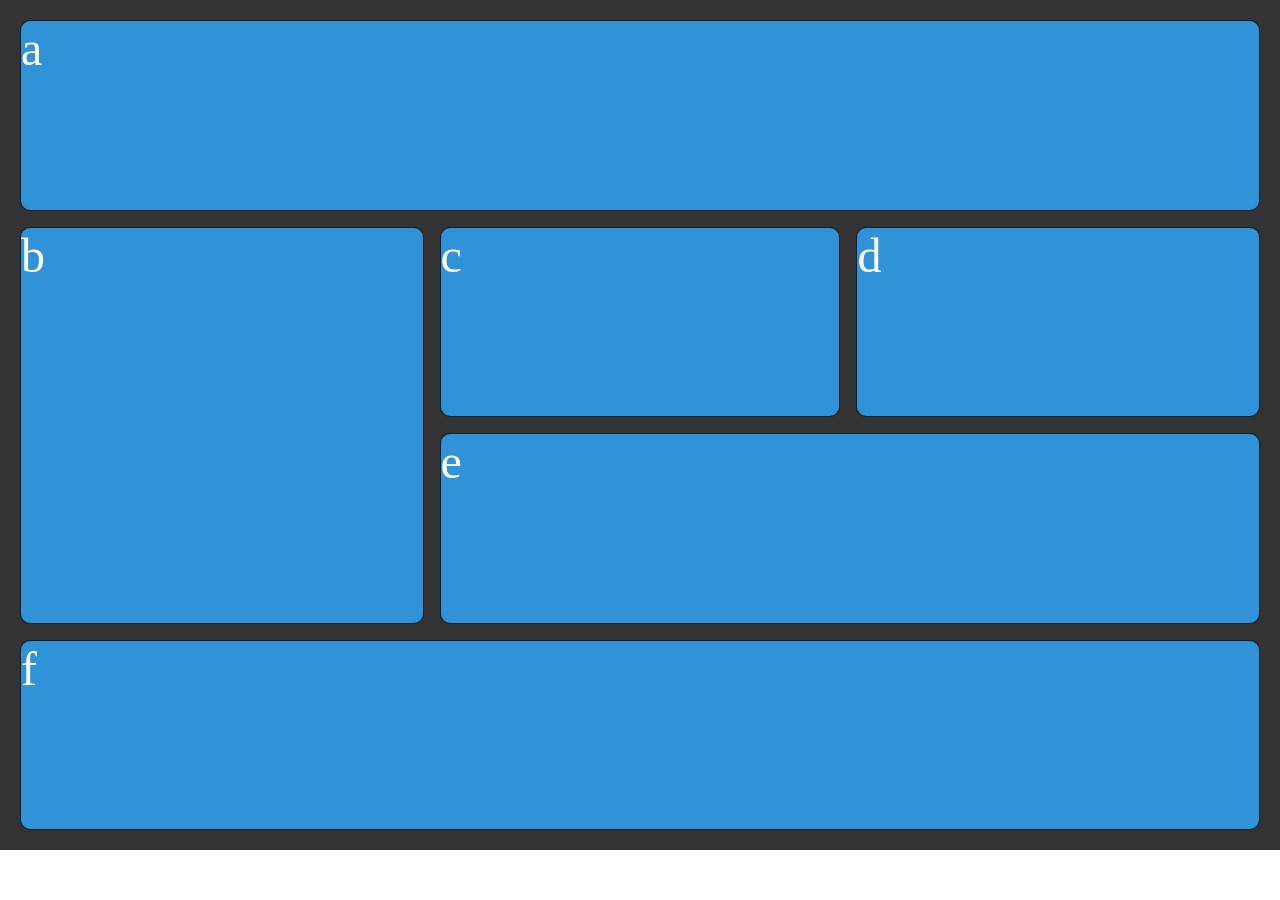
<file: EX-1/index.html>
<!DOCTYPE html>
<html lang="en">
<head>
    <meta charset="UTF-8">
    <meta name="viewport" content="width=device-width, initial-scale=1.0">
    <title>Grid</title>
    <link rel="stylesheet" href="style.css">
</head>
<body>
    <div class="container">
        <div class="item a">a</div>
        <div class="item b">b</div>
        <div class="item c">c</div>  
        <div class="item d">d</div>
        <div class="item e">e</div>
        <div class="item f">f</div>  
      </div>
</body>
</html>
</file>
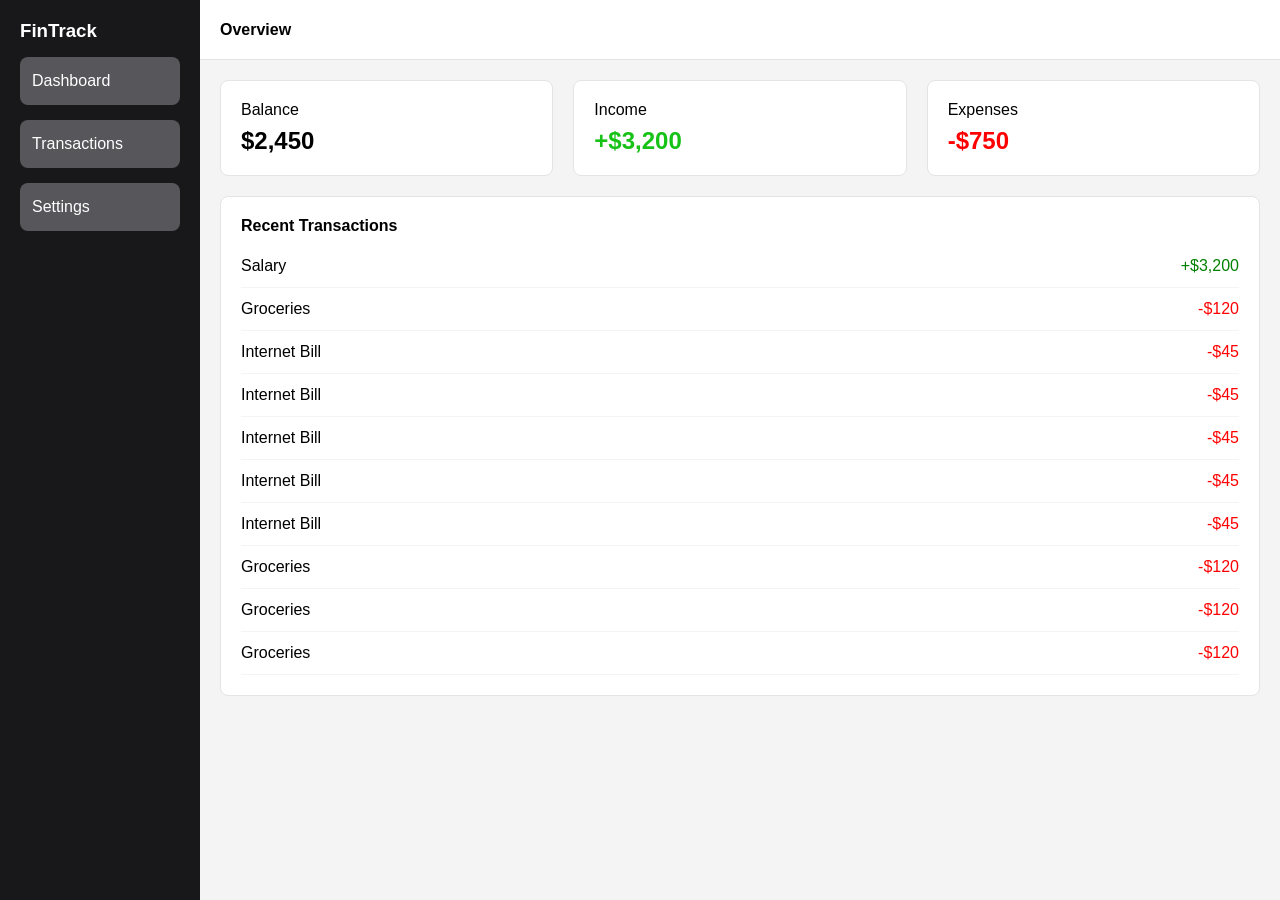
<file: EX-4/learn.html>
<!DOCTYPE html>
<html lang="en">

<head>
    <meta charset="UTF-8">
    <title>Simple Finance Tracker</title>
    <style>
        * {
            box-sizing: border-box;
            margin: 0;
            padding: 0;
            font-family: sans-serif;
        }

        .dashboard {
            display: grid;
            grid-template-columns: 200px 1fr;
            grid-template-rows: 60px 1fr;
            grid-template-areas:
                "sidebar header"
                "sidebar main";
            height: 100vh;
            background-color: #f4f4f5;
        }

        .sidebar {
            grid-area: sidebar;
            background-color: #18181b;
            color: white;
            padding: 20px;
            display: flex;
            flex-direction: column;
            gap: 15px;
        }

        .sidebar a{
            background-color: #56565b;
            color: #ffffff;
            border-radius: 0.5rem;
            padding: 15px 12px;

            text-decoration: none;
        }

         .sidebar a:hover{
            background-color: #9e9ea4;
            text-decoration: none;
            /* transition-duration: 0.8s; */
        }

        .header {
            grid-area: header;
            background-color: white;
            border-bottom: 1px solid #e4e4e7;
            padding: 0 20px;
            display: flex;
            justify-content: space-between;
            align-items: center;
        }

        .main {
            grid-area: main;
            padding: 20px;
            display: flex;
            flex-direction: column;
            gap: 20px;
        }

        .cards {
            display: grid;
            grid-template-columns: repeat(3, 1fr);
            gap: 20px;
            
        }

        .card,
        .transactions {
            background-color: white;
            padding: 20px;
            border: 1px solid #e4e4e7;
            border-radius: 8px;
        }

        .amount {
            font-size: 24px;
            font-weight: bold;
            margin-top: 8px;
        }

        .item {
            display: flex;
            justify-content: space-between;
            padding: 12px 0;
            border-bottom: 1px solid #f4f4f5;
        }
    </style>
</head>

<body>

    <div class="dashboard">

        <aside class="sidebar">
            <h3>FinTrack</h3>
            <a href="#">Dashboard</a>
            <a href="#">Transactions</a>
            <a href="#">Settings</a>
        </aside>

        <header class="header">
            <h4>Overview</h4>
        
        </header>

        <main class="main">
            <div class="cards">
                <div class="card">
                    <p>Balance</p>
                    <div class="amount">$2,450</div>
                </div>
                <div class="card">
                    <p>Income</p>
                    <div class="amount" style="color: rgb(23, 194, 23);">+$3,200</div>
                </div>
                <div class="card">
                    <p>Expenses</p>
                    <div class="amount" style="color: rgb(255, 0, 0);">-$750</div>
                </div>
            </div>

            <!-- Recent Transactions -->
            <div class="transactions">
                <h4 style="margin-bottom: 10px;">Recent Transactions</h4>
                <div class="item">
                    <span>Salary</span>
                    <span style="color: green;">+$3,200</span>
                </div>
                <div class="item">
                    <span>Groceries</span>
                    <span style="color: red;">-$120</span>
                </div>
                <div class="item">
                    <span>Internet Bill</span>
                    <span style="color: red;">-$45</span>
                </div>
                <div class="item">
                    <span>Internet Bill</span>
                    <span style="color: red;">-$45</span>
                </div>
                <div class="item">
                    <span>Internet Bill</span>
                    <span style="color: red;">-$45</span>
                </div>
                <div class="item">
                    <span>Internet Bill</span>
                    <span style="color: red;">-$45</span>
                </div>
                <div class="item">
                    <span>Internet Bill</span>
                    <span style="color: red;">-$45</span>
                </div>
                <div class="item">
                    <span>Groceries</span>
                    <span style="color: red;">-$120</span>
                </div>
                <div class="item">
                    <span>Groceries</span>
                    <span style="color: red;">-$120</span>
                </div>
                <div class="item">
                    <span>Groceries</span>
                    <span style="color: red;">-$120</span>
                </div>
            </div>
        </main>
    </div>

</body>

</html>
</file>
<file: EX-1/style.css>
/* Styling only */
body {
  margin: 0;
}

.container {
  background-color: #333333;
  color: #444;
  padding: 20px;
  height: 90vh;
  display: grid;
  gap: 1em;
}

.item {
  background-color: #3092d7;
  color: #fff;
  border-radius: 10px;
  border: 1px solid rgba(0, 0, 0, 0.8);
  font-size: 3em;
}

/* Layouting only  (your work)*/
.a {
  grid-column: span 3;
}

.b {
  grid-row: span 2;
}

.e {
  grid-column: span 2;
}

.f {
  grid-column: span 3;
}
</file>
